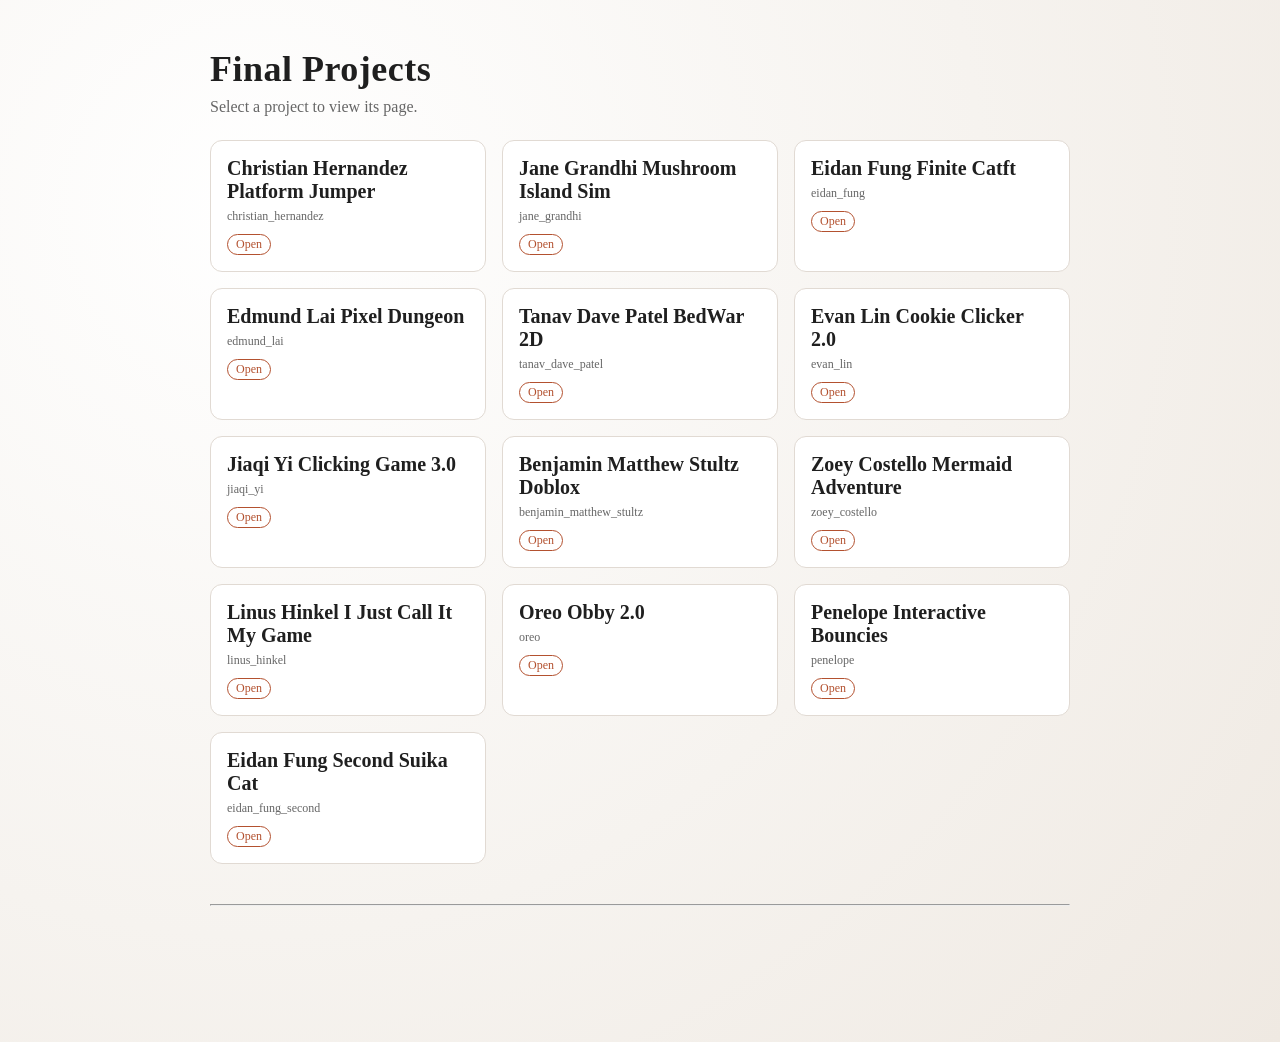
<file: index.html>
<!DOCTYPE html>
<html lang="en">

<head>
  <meta charset="utf-8" />
  <meta name="viewport" content="width=device-width, initial-scale=1" />
  <title>Projects</title>
  <style>
    :root {
      color-scheme: light;
      --bg: #f6f3ef;
      --text: #1f1f1f;
      --muted: #666;
      --card: #ffffff;
      --border: #e1dad3;
      --accent: #b3512f;
    }

    * {
      box-sizing: border-box;
    }

    body {
      margin: 0;
      font-family: "Georgia", "Times New Roman", serif;
      background: radial-gradient(circle at 20% 20%, #fff 0%, var(--bg) 55%, #efe9e2 100%);
      color: var(--text);
    }

    main {
      max-width: 900px;
      margin: 48px auto;
      padding: 0 20px 48px;
    }

    h1 {
      margin: 0 0 8px;
      font-size: 36px;
      letter-spacing: 0.5px;
    }

    p {
      margin: 0 0 24px;
      color: var(--muted);
    }

    .grid {
      display: grid;
      grid-template-columns: repeat(auto-fit, minmax(220px, 1fr));
      gap: 16px;
    }

    .card {
      display: block;
      padding: 16px;
      border: 1px solid var(--border);
      border-radius: 12px;
      background: var(--card);
      text-decoration: none;
      color: inherit;
      transition: transform 120ms ease, box-shadow 120ms ease;
    }

    .card:hover,
    .card:focus-visible {
      transform: translateY(-2px);
      box-shadow: 0 10px 20px rgba(0, 0, 0, 0.08);
      outline: 2px solid transparent;
    }

    .name {
      font-size: 20px;
      margin: 0 0 6px;
    }

    .slug {
      font-size: 12px;
      color: var(--muted);
    }

    .badge {
      display: inline-block;
      margin-top: 10px;
      font-size: 12px;
      color: var(--accent);
      border: 1px solid var(--accent);
      padding: 2px 8px;
      border-radius: 999px;
    }
  </style>
</head>

<body>
  <main>
    <h1>Final Projects</h1>
    <p>Select a project to view its page.</p>
    <section class="grid" aria-label="Project list">
      <a class="card" href="christian_hernandez/index.html" data-name="christian_hernandez - Platform Jumper">
        <h2 class="name"></h2>
        <div class="slug">christian_hernandez</div>
        <div class="badge">Open</div>
      </a>
      <a class="card" href="jane_grandhi/index.html" data-name="jane_grandhi - Mushroom Island Sim">
        <h2 class="name"></h2>
        <div class="slug">jane_grandhi</div>
        <div class="badge">Open</div>
      </a>
      <a class="card" href="eidan_fung/index.html" data-name="eidan_fung - Finite Catft">
        <h2 class="name"></h2>
        <div class="slug">eidan_fung</div>
        <div class="badge">Open</div>
      </a>
      <a class="card" href="edmund_lai/index.html" data-name="edmund_lai - Pixel Dungeon">
        <h2 class="name"></h2>
        <div class="slug">edmund_lai</div>
        <div class="badge">Open</div>
      </a>
      <a class="card" href="tanav_dave_patel/index.html" data-name="tanav_dave_patel - BedWar 2D">
        <h2 class="name"></h2>
        <div class="slug">tanav_dave_patel</div>
        <div class="badge">Open</div>
      </a>
      <a class="card" href="evan_lin/index.html" data-name="evan_lin - Cookie Clicker 2.0">
        <h2 class="name"></h2>
        <div class="slug">evan_lin</div>
        <div class="badge">Open</div>
      </a>
      <a class="card" href="jiaqi_yi/index.html" data-name="jiaqi_yi - Clicking Game 3.0">
        <h2 class="name"></h2>
        <div class="slug">jiaqi_yi</div>
        <div class="badge">Open</div>
      </a>
      <a class="card" href="benjamin_matthew_stultz/index.html" data-name="benjamin_matthew_stultz - Doblox">
        <h2 class="name"></h2>
        <div class="slug">benjamin_matthew_stultz</div>
        <div class="badge">Open</div>
      </a>
      </a>
      <a class="card" href="zoey_costello/index.html" data-name="zoey_costello - Mermaid Adventure">
        <h2 class="name"></h2>
        <div class="slug">zoey_costello</div>
        <div class="badge">Open</div>
      </a>
      <a class="card" href="linus_hinkel/index.html" data-name="linus_hinkel - I just call it my game">
        <h2 class="name"></h2>
        <div class="slug">linus_hinkel</div>
        <div class="badge">Open</div>
      </a>
      <a class="card" href="oreo/index.html" data-name="Oreo - Obby 2.0">
        <h2 class="name"></h2>
        <div class="slug">oreo</div>
        <div class="badge">Open</div>

      </a>

      <a class="card" href="penelope/index.html" data-name="Penelope - Interactive Bouncies">
        <h2 class="name"></h2>
        <div class="slug">penelope</div>
        <div class="badge">Open</div>

      </a>

      <a class="card" href="eidan_fung_second/index.html" data-name="eidan_fung_second - Suika Cat">
        <h2 class="name"></h2>
        <div class="slug">eidan_fung_second</div>
        <div class="badge">Open</div>

      </a>
    </section>

    <section id="markdown-section">
      <hr style="margin:40px 0;">
      <div id="markdown-content"></div>
    </section>

  </main>
  <script>
    function toTitleCase(value) {
      return value
        .replace(/[_-]+/g, " ")
        .split(" ")
        .filter(Boolean)
        .map(function (word) {
          return word.charAt(0).toUpperCase() + word.slice(1);
        })
        .join(" ");
    }

    document.querySelectorAll("[data-name]").forEach(function (el) {
      var name = el.getAttribute("data-name") || "";
      var title = toTitleCase(name);
      var titleEl = el.querySelector(".name");
      if (titleEl) {
        titleEl.textContent = title;
      }
    });
  </script>
</body>

</html>
</file>
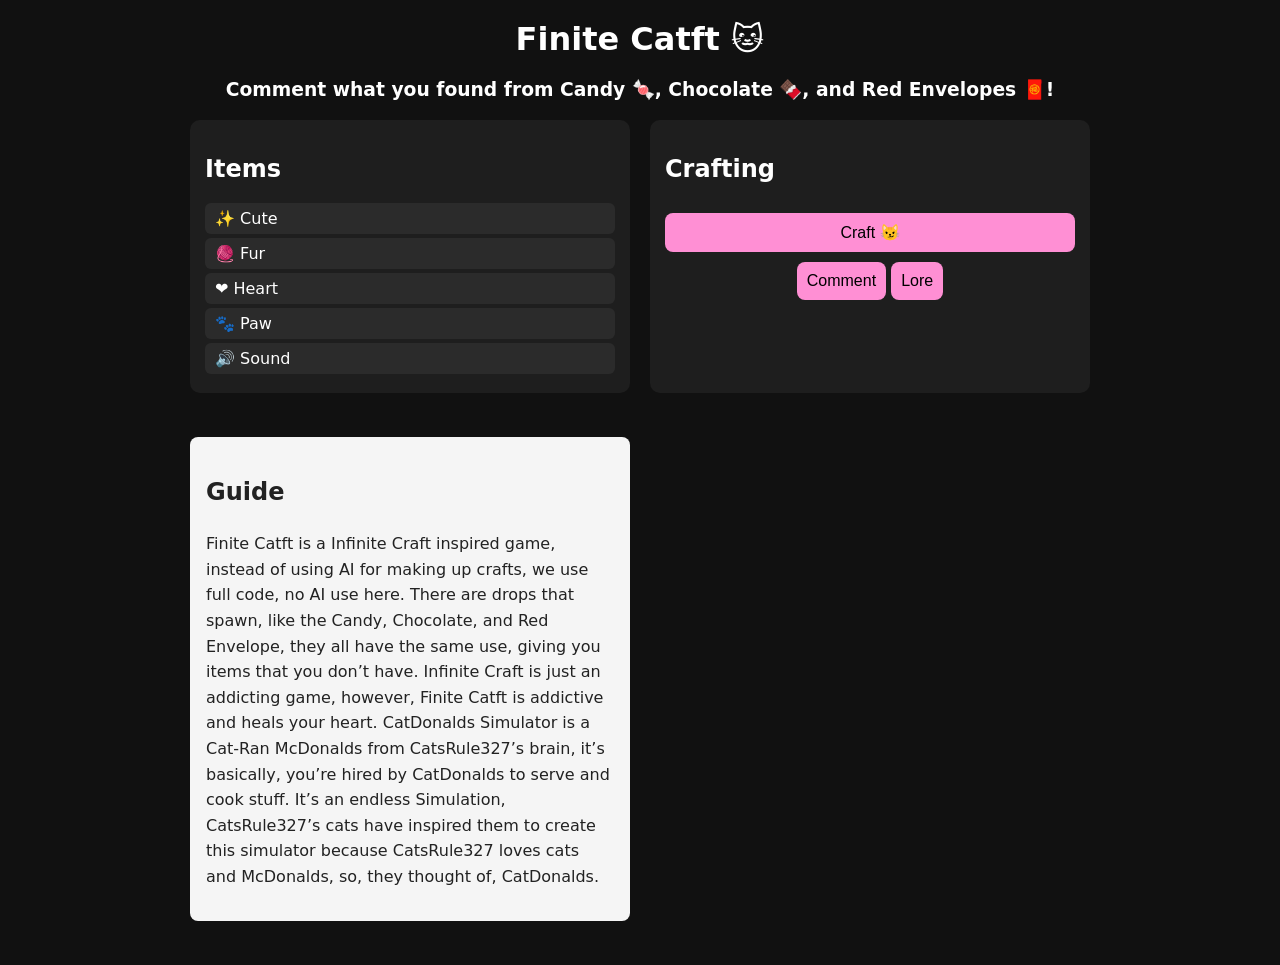
<file: eidan_fung/index.html>
<html lang="en">
<head>
<meta charset="UTF-8">
<title>Finite Catft 🐱</title>
<style>
  

body {
  font-family: system-ui, sans-serif;
  background: #111;
  color: #fff;
  margin: 0;
  padding: 20px;
}
h1 { text-align: center; }
#game {
  display: grid;
  grid-template-columns: 1fr 1fr;
  gap: 20px;
  max-width: 900px;
  margin: auto;
}
.panel {
  background: #1e1e1e;
  border-radius: 10px;
  padding: 15px;
  overflow-y: auto;
  max-height: 70vh;
}
  .student-text {
    margin: 24px auto;
    max-width: 800px;
    padding: 16px;
    line-height: 1.6;
    background: #f5f5f5;
    color: #222;
    border-radius: 8px;
  }

.item {
  padding: 6px 10px;
  margin: 4px 0;
  background: #2b2b2b;
  border-radius: 6px;
  cursor: pointer;
}
.item.selected {
  background: #ff8fd4;
  color: #000;
  font-weight: bold;
}
button {
  width: 100%;
  padding: 10px;
  margin-top: 10px;
  font-size: 16px;
  border-radius: 8px;
  border: none;
  cursor: pointer;
  background: #ff8fd4;
  color: #000;
} 
  
#result {
  margin-top: 10px;
  font-size: 18px;
  text-align: center;
}
  h3 {
    text-align: center
  }





 

</style>
</head>
<body>

<h1>Finite Catft 🐱</h1>
  <h3>Comment what you found from Candy 🍬, Chocolate 🍫, and Red Envelopes 🧧!</h3>

  


<div id="game">
  <div class="panel">
    <h2>Items</h2>
    <div id="items"></div>
  </div>
  <div class="panel">
    <h2>Crafting</h2>
    <div id="selected"></div>
    <button onclick="craft()">Craft 😼</button> <div class="center">
  <form action="https://scratch.mit.edu/projects/1278911068/" target="_blank">
    <button type="submit">Comment</button>
  </form>
    <form action="https://codepen.io/CatsRule72/pen/NPrZoVY" target="_blank">
<button type="submit">Lore</button>
  </form>

<style>
.center {
  text-align: center;
}

.center form {
  display: inline-block;
}
</style>
    <div id="result"></div>
  </div>
</div>
  

<script>
/* ================= BASE ITEMS ================= */

const BASE_ITEMS = ["Paw", "Fur", "Heart", "Cute", "Sound"];

/* ================= EMOJIS (ALL ITEMS) ================= */

const EMOJIS = {
  Paw: "🐾",
  Fur: "🧶",
  Heart: "❤️",
  Cute: "✨",
  Sound: "🔊",

  Cat: "🐱",
  Love: "💖",
  Addorable: "🥰",
  "Best Friend": "🤝",
  Fluffy: "☁️",
  Cloud: "☁️",
  "Toe Beans": "🐾💗",
  "More Cats": "🐱🐱",
  "TOO CUTE": "😻",
  "Emotional Damage": "💥😭",
  "Loyal Cat": "🫶🐱",

  Scratch: "🩹",
  Apology: "🙏",
  Hug: "🤗",
  Yarn: "🧶",
  "More Paws": "🐾🐾",

  Meow: "😺",
  Toy: "🧸",
  Gender: "⚧️",
  "Male Cat": "😼",
  "Female Cat": "😺",
  Egg: "🥚",
  Kitten: "🐱‍👶",

  Purr: "😽",
  Comfort: "🤍",
  "Happy Cat": "😸",
  Bliss: "🌸",

  Claw: "🗡️🐾",
  Violence: "💢",
  Guilt: "💔",
  Forgiveness: "💞",

  Play: "🎾",
  Chaos: "💥",
  Joy: "🌈",

  Zoomies: "⚡🐱",
  Exhausted: "😴",
  Nap: "💤",
  Loaf: "🍞🐱",

  Family: "👨‍👩‍👦🐱",
  Home: "🏠",
  Box: "📦",
  Schrödinger: "📦🐱❓",
  Mother: "👩🐱",
  Father: "👨🐱",
  Milk: "🥛",

  Loud: "📢",
  "Big Yarn": "🧶🧶",
  "Broken Toy": "🧩",
  "Sad Cat": "😿",
  Bittersweet: "🥲",
  Cry: "😭",
  Healing: "💊",

  Overstimulated: "😵‍💫",
  Meltdown: "🤯",
  Safe: "🛡️",
  "Protected Cat": "🛡️🐱",

  "Sad Cat Meme": "😿😂",
  Meme: "😂",
  Internet: "🌐",
  Viral: "🔥",
  Fame: "🌟",
  "Famous Cat": "😼✨",

  Time: "⏳",
  "Elder Cat": "😼🧠",
  Hyper: "⚡",
  Break: "☕",

  Memory: "🧠",
  Legacy: "🏛️",
  Stars: "⭐",
  Constellation: "🌌",
  Cafterlife: "☁️🐱",

  Robot: "🤖",
  "Cat AI": "🐱🤖",
  "Catpen AI": "🧪🐱",
  CatGPT: "😼💻",

  Windows: "🪟",
  Catcrosoft: "😼🪟",
  Catpliot: "🧭🐱",

  Noise: "📢",
  "Sound Engine": "🎛️",
  "Search Engine": "🔍",
  Caatgle: "🔍🐱",
  "Caatgle Catmeni": "💎🐱",

  Phone: "📱",
  iMacat: "🖥️🐱",
  Capple: "🍎🐱",
  iPhocat: "📱🐱",
  Tablet: "📲",
  iPacat: "📲🐱",
  Catri: "🗣️🐱",
  
  Chonker: "😻",
  Workshop: "🛠️",
  Game: "🎮",
  Lore: "📖",
  Dev: "👨‍💻",
  Fish: "🐟",
  
  Night: "🌘",
  Morning: "🌅",
  Midnight: "🌕",
  Noon: "☀️",
  Afternoon: "🌤️",
  Predawn: "🌒",
  
  Paper: "📄",
  Money: "💲",
  Feather: "🪶",
  "Dream Residue": "💤🫠",
  "Empty Cafterlife Map": "🫙🐱🗺️",
  "Cafterlife Map": "🐱🗺️",
  "Reunion": "🤗😽",
  
  Catft: "🐱🤖",
  Cube: "🪨🤖",
  Pumpkin: "🐈",
  Mochi: "🐈‍⬛",
  Peanut: "🇪🇬🐱",
  Whiskers: "🐱😿",
  Prince: "🐈👨",
  Mocha: "🐈‍⬛👩",
  Parker: "🇪🇬🐱👨",
  Pearl: "🇪🇬🐱👩",
  Candace: "😻👩",
  Carter: "😻👨",
  Pumpchi: "🐈🐈‍⬛",
  Phoenix: "🐈👩",
  Michael: "🐈‍⬛👨",
  Winston: "🐱😿👨",
  Winter: "🐱😿👩",
  Peaskers: "🐱😿🇪🇬🐱",
  Sushi: "🐱🍣",
  Scarlet: "🐱🍣👩",
  Samuel: "🐱🍣👨",
  Chonshi: "😻🐱🍣",
  
  CatPen: "🐱👾",
  HTML: "🔽",
  CSS: "🖌️",
  JS: "🧠",
  
  //EVENT RECIPIES//
 Candy: "🍬",
 Chocolate: "🍫",
 "Red Envelope": "🧧",
 "Workshop’s Love": "🛠️💖",
 "Thanks": "🙏",
 "Dev’s Blessing": "👨‍💻🙏",
 "Cupid": "💘",
 "Instant Love": "💕",

};

function withEmoji(name) {
  return `${EMOJIS[name]} ${name}`;
}

/* ================= RECIPES ================= */

const RECIPES = {
  "Paw+Fur": "Cat",
  "Heart+Cute": "Love",
  "Cat+Cute": "Addorable",
  "Cat+Heart": "Best Friend",
  "Fur+Cute": "Fluffy",
  "Fluffy+Stars": "Cloud",
  "Paw+Cute": "Toe Beans",
  "Cat+Cat": "More Cats",
  "Cute+Cute": "TOO CUTE",
  "TOO CUTE+Heart": "Emotional Damage",
  "Cat+Love": "Loyal Cat",

  "Cat+Paw": "Scratch",
  "Scratch+Heart": "Apology",
  "Paw+Love": "Hug",
  "Fur+Fur": "Yarn",
  "Paw+Paw": "More Paws",

  "Sound+Cat": "Meow",
  "Fur+Yarn": "Toy",
  "More Cats+More Cats": "Gender",
  "Gender+Cat": "Male Cat",
  "Gender+More Cats": "Female Cat",
  "Male Cat+Female Cat": "Egg",
  "Egg+Female Cat": "Kitten",

  "Meow+Heart": "Purr",
  "Purr+Heart": "Comfort",
  "Cat+Comfort": "Happy Cat",
  "Happy Cat+Cute": "Bliss",

  "Paw+Scratch": "Claw",
  "Claw+Cat": "Violence",
  "Violence+Heart": "Guilt",
  "Guilt+Apology": "Forgiveness",

  "Toy+Cat": "Play",
  "Play+Sound": "Chaos",
  "Play+Heart": "Joy",

  "Cat+Scratch": "Zoomies",
  "Zoomies+Heart": "Exhausted",
  "Exhausted+Cat": "Nap",
  "Nap+Cat": "Loaf",

  "Kitten+Heart": "Family",
  "Family+Cat": "Home",
  "Home+Cat": "Box",
  "Box+Cat": "Schrödinger",
  "Female Cat+Kitten": "Mother",
  "Male Cat+Kitten": "Father",
  "Mother+Kitten": "Milk",

  "Meow+Meow": "Loud",
  "Yarn+Yarn": "Big Yarn",
  "Toy+Toy": "Broken Toy",
  "Broken Toy+Cat": "Sad Cat",

  "Sad Cat+Heart": "Comfort",
  "Sad Cat+Cute": "Bittersweet",
  "Sad Cat+Sound": "Cry",
  "Cry+Heart": "Healing",

  "TOO CUTE+Cat": "Overstimulated",
  "Overstimulated+Heart": "Meltdown",
  "Meltdown+Comfort": "Safe",
  "Safe+Cat": "Protected Cat",

  "Sad Cat+Meme": "Sad Cat Meme",
  "Sound+More Cats": "Internet",
  "Internet+Cat": "Meme",
  "Meme+Cute": "Viral",
  "Viral+More Cats": "Fame",
  "Fame+Cat": "Famous Cat",

  "Kitten+Cat": "Time",
  "Time+Cat": "Elder Cat",
  "Zoomies+Zoomies": "Hyper",
  "Hyper+Exhausted": "Break",

  "Elder Cat+Time": "Memory",
  "Elder Cat+Love": "Legacy",
  "Elder Cat+Heart": "Stars",
  "Elder Cat+Stars": "Constellation",
  "Elder Cat+Cloud": "Cafterlife",

  "Internet+Meme": "Robot",
  "Robot+Cat": "Cat AI",
  "Cat AI+Home": "Catpen AI",
  "Cat AI+Catpen AI": "CatGPT",

  "Internet+Home": "Windows",
  "Windows+Cat": "Catcrosoft",
  "Catcrosoft+Cat AI": "Catpliot",

  "Sound+Sound": "Noise",
  "Noise+Cat": "Sound Engine",
  "CatGPT+Sound Engine": "Search Engine",
  "Search Engine+Cat": "Caatgle",
  "Caatgle+Cat AI": "Caatgle Catmeni",

  "Cat+Famous Cat": "Phone",
  "Phone+Windows": "iMacat",
  "iMacat+Phone": "Capple",
  "Capple+Phone": "iPhocat",
  "Phone+Phone": "Tablet",
  "Tablet+Capple": "iPacat",
  "Capple+Cat AI": "Catri",
  
  "CatGPT+Kitten": "Chonker",
  "Chonker+CatGPT": "Workshop",
  "Cat+Workshop": "Dev",
  "Dev+CatGPT": "Game",
  "Chonker+Game": "Lore",
  "Workshop+Milk": "Fish",
  
  "Loaf+Nap": "Night",
  "Hyper+Loud": "Morning",
  "Morning+Time": "Noon",
  "Night+Time": "Midnight",
  "Midnight+Time": "Predawn",
  "Noon+Time": "Afternoon",
  
  "Internet+Search Engine": "Paper",
  "Paper+Cat": "Money",
  "Cafterlife+Cat": "Feather",
  "Cafterlife+Paper": "Dream Residue",
  "Pumpkin+Dream Residue": "Empty Cafterlife Map",
  "Empty Cafterlife Map+Pumpkin": "Cafterlife Map",
  "Cafterlife Map+Whiskers": "Reunion",
  
  "Cat+CatGPT": "Catft",
  "Loaf+CatGPT": "Cube",
  "Yarn+Cat": "Pumpkin",
  "Milk+Cat": "Mochi",
  "Egg+Cat": "Peanut",
  "Feather+Cat": "Whiskers",
  "Father+Pumpkin": "Prince",
  "Mother+Mochi": "Mocha",
  "Father+Peanut": "Parker",
  "Mother+Peanut": "Pearl",
  "Father+Chonker": "Carter",
  "Mother+Chonker": "Candace",
  "Mochi+Pumpkin": "Pumpchi",
  "Mother+Pumpkin": "Phoenix",
  "Father+Mochi": "Michael",
  "Whiskers+Father": "Winston",
  "Whiskers+Mother": "Winter",
  "Whiskers+Peanut": "Peaskers",
  "Fish+Cat": "Sushi",
  "Sushi+Mother": "Scarlet",
  "Sushi+Father": "Samuel",
  "Chonker+Sushi": "Chonshi",
  
  "Dev+Chonker": "CatPen",
  "Dev+Catft": "CSS",
  "Dev+Cube": "HTML",
  "CSS+HTML": "JS",
  
  //EVENT RECIPES//
  "Chonker+Love": "Workshop’s Love",
  "CatGPT+Love": "Thanks",
  "Dev+Love": "Dev’s Blessing",
  "Love+More Cats": "Cupid",
  "Cupid+Cat": "Instant Love",

  
};

/* ================= GAME STATE ================= */

let discovered = new Set(BASE_ITEMS);
let selected = [];
  let candyDrops = 0; // optional counter
  function saveGame() {
  localStorage.setItem(
    "infinite_catft_save",
    JSON.stringify([...discovered])
  );
}
  function loadGame() {
  const data = localStorage.getItem("infinite_catft_save");
  if (data) {
    discovered = new Set(JSON.parse(data));
  }
}




/* ================= UI ================= */

function renderItems() {
  const itemsDiv = document.getElementById("items");
  itemsDiv.innerHTML = "";

  [...discovered].sort().forEach(item => {
    const div = document.createElement("div");
    div.className = "item";

    if (selected.includes(item)) div.classList.add("selected");

    div.textContent = withEmoji(item);

    div.onclick = () => {
  if (item === "Candy") {
    useCandyDrop();
  } else if (item === "Chocolate") {
    useChocolateDrop();
  } else if (item === "Red Envelope") {
    useRedEnvelope();
  } else {
    toggleSelect(item);
  }
};



    itemsDiv.appendChild(div); // ← YOU WERE MISSING THIS
  });
}


function renderSelected() {
  document.getElementById("selected").innerText =
    selected.map(withEmoji).join(" + ");
}

/* ================= LOGIC ================= */

function toggleSelect(item) {
  if (selected.length < 2) {
    selected.push(item);
  } else {
    // If already 2 selected, reset and start fresh
    selected = [item];
  }
  renderItems();
  renderSelected();
}


function craft() {
  if (selected.length !== 2) return;
  const [a, b] = selected;
  const result = RECIPES[`${a}+${b}`] || RECIPES[`${b}+${a}`];
  const resultDiv = document.getElementById("result");

    
  if (result) {
    discovered.add(result);
    saveGame();
    resultDiv.textContent = `✨ You made ${withEmoji(result)}!`;

    // Chocolate drop chance on successful craft
    if (Math.random() < 0.1 && !discovered.has("Chocolate")) {
      discovered.add("Chocolate");
      saveGame();
      resultDiv.textContent += " 🍫 You found a Chocolate!";
    }

  } else {
    resultDiv.textContent = "❌ Nothing happened...";

    // Candy drop on failed craft
    if (Math.random() < 0.1 && !discovered.has("Candy")) {
      discovered.add("Candy");
      saveGame();
      resultDiv.textContent += " 🍬 You found a Candy!";
    }
  }
  // 🧧 Lunar New Year drop condition
const LNY_CATS = ["Catft", "Cube", "CatGPT", "Dev", "Chonker", "Candace", "Carter", "Pumpkin", "Prince", "Phoenix", "Pumpchi", "Mochi", "Mocha", "Michael", "Peanut", "Pearl", "Parker", "Peaskers", "Whiskers", "Winston", "Winter", "Sushi", "Scarlet", "Samuel"];

if (
  LNY_CATS.includes(result) &&
  Math.random() < 0.05 && // 5% feels festive
  !discovered.has("Red Envelope")
) {
  discovered.add("Red Envelope");
  saveGame();
  resultDiv.textContent += " 🧧 You received a Red Envelope!";
}





  selected = [];
  renderItems();
  renderSelected();
}

// Use chocolate like candy
function useChocolateDrop() {
  discovered.delete("Chocolate"); // consume chocolate

  const allResults = [...new Set(Object.values(RECIPES))];
  const locked = allResults.filter(
    r => !discovered.has(r) && !BASE_ITEMS.includes(r)
  );

  if (locked.length === 0) {
    document.getElementById("result").textContent =
      "🍫 The chocolate melts... nothing new remains.";
    saveGame();
    renderItems();
    return;
  }

  const reward = locked[Math.floor(Math.random() * locked.length)];
  discovered.add(reward);
  saveGame();

  document.getElementById("result").textContent =
    `🍫 Chocolate Drop unlocked ${withEmoji(reward)}!`;

  renderItems();
}
  function useCandyDrop() {
  discovered.delete("Candy"); // consume candy

  const allResults = [...new Set(Object.values(RECIPES))];
  const locked = allResults.filter(
    r => !discovered.has(r) && !BASE_ITEMS.includes(r)
  );

  if (locked.length === 0) {
    document.getElementById("result").textContent =
      "🍬 The candy dissolves... nothing new remains.";
    saveGame();
    renderItems();
    return;
  }

  const reward = locked[Math.floor(Math.random() * locked.length)];
  discovered.add(reward);
  saveGame();

  document.getElementById("result").textContent =
    `🍬 Candy Drop unlocked ${withEmoji(reward)}!`;

  renderItems();
}
  function useRedEnvelope() {
  discovered.delete("Red Envelope"); // consume it

  const allResults = [...new Set(Object.values(RECIPES))];

  const locked = allResults.filter(
    r => !discovered.has(r) && !BASE_ITEMS.includes(r)
  );

  if (locked.length === 0) {
    document.getElementById("result").textContent =
      "🧧 The envelope opens… but you've already found everything.";
    saveGame();
    renderItems();
    return;
  }

  const reward = locked[Math.floor(Math.random() * locked.length)];
  discovered.add(reward);
  saveGame();

  document.getElementById("result").textContent =
    `🧧 Lucky! The Red Envelope revealed ${withEmoji(reward)}!`;

  renderItems();
}







  // ==========================
// TIME-SENSITIVE RECIPE RESOLVER
// ==========================



  selected = [];
  renderItems();
  renderSelected();



/* ================= INIT ================= */

loadGame();
renderItems();
renderSelected();
</script>
  <section class="student-text">
    <h2>Guide </h2>
    <p>
Finite Catft is a Infinite Craft inspired game, instead of using AI for making up crafts, we use full code, no AI use here. 

There are drops that spawn, like the Candy, Chocolate, and Red Envelope, they all have the same use, giving you items that you don’t have. Infinite Craft is just an addicting game, however, Finite Catft is addictive and heals your heart.

CatDonalds Simulator is a Cat-Ran McDonalds from CatsRule327’s brain, it’s basically, you’re hired by CatDonalds to serve and cook stuff. It’s an endless Simulation, CatsRule327’s cats have inspired them to create this simulator because CatsRule327 loves cats and McDonalds, so, they thought of, CatDonalds.


    </p>
  </section>
</body>
</html>
</file>
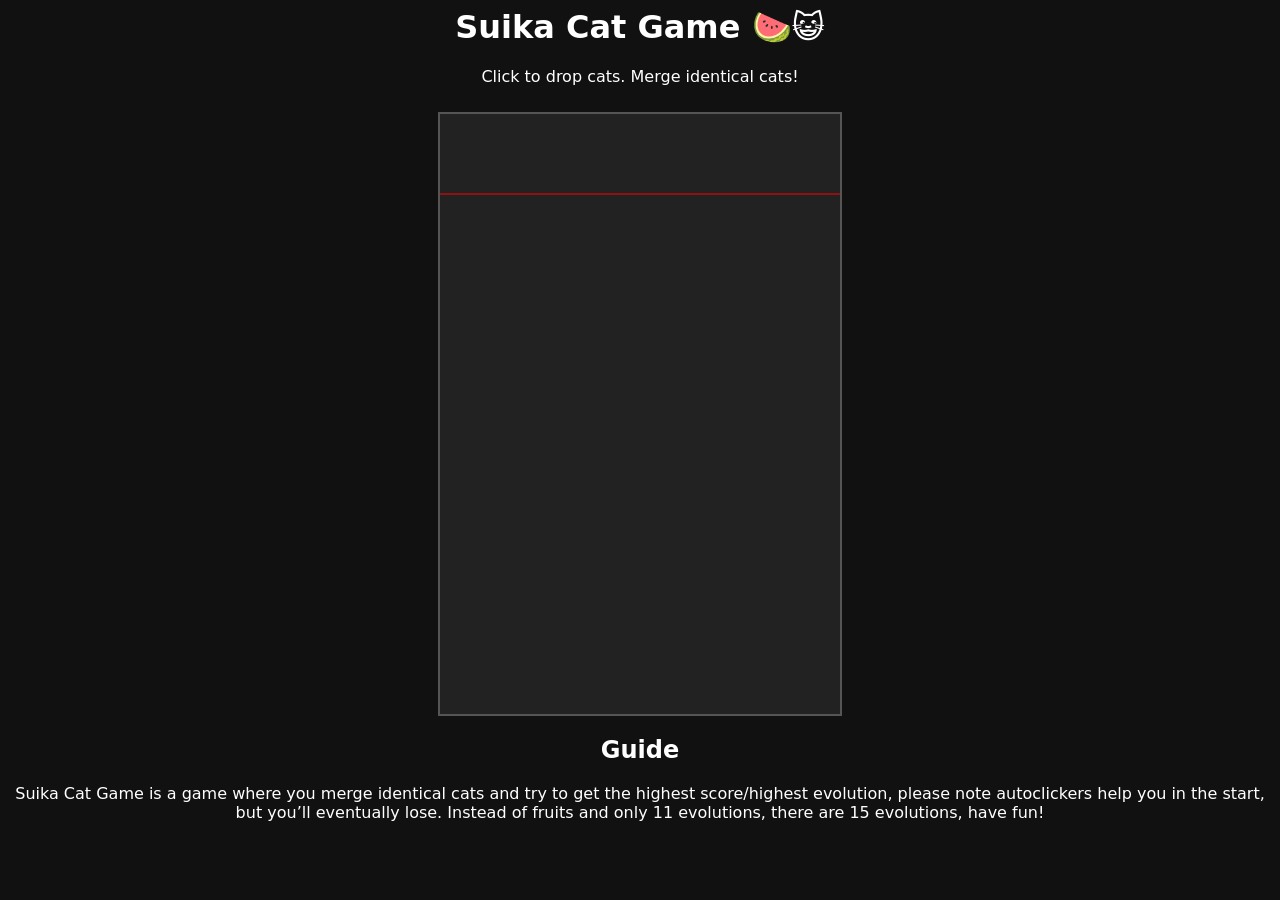
<file: eidan_fung_2/index.html>
<html lang="en">
<head>
<meta charset="UTF-8">
<title>Suika Cat Game 🍉😺</title>
<style>
  body {
    background: #111;
    color: white;
    font-family: system-ui;
    text-align: center;
  }
  canvas {
    background: #222;
    border: 2px solid #555;
    margin-top: 10px;
  }
</style>
</head>
<body>

<h1>Suika Cat Game 🍉😺</h1>
<p>Click to drop cats. Merge identical cats!</p>

<canvas id="game" width="400" height="600"></canvas>

<script>
const canvas = document.getElementById("game");
const ctx = canvas.getContext("2d");

const GRAVITY = 0.35;
const FLOOR = canvas.height - 10;
const GAME_OVER_LINE = 80;

const fruitTypes = [
  { r: 14, color: "#ffd166", face: "😺" },
  { r: 20, color: "#ffb703", face: "😸" },
  { r: 26, color: "#fb8500", face: "😿" },
  { r: 32, color: "#ff006e", face: "😻" },
  { r: 38, color: "#8338ec", face: "😽" },
  { r: 44, color: "#3a86ff", face: "🙀" },
  { r: 52, color: "#2ec4b6", face: "😹" },
  { r: 62, color: "#06d6a0", face: "😾" },
  { r: 76, color: "#118ab2", face: "😼" },
  { r: 94, color: "#073b4c", face: "😸🍉" },
  { r: 100, color: "#6cbe45", face: "😸🍉" },
  { r: 106, color: "#ff6319", face: "😿🍉" },
  { r: 112, color: "#ffffff", face: "😻🍉" },
  { r: 118, color: "#555555", face: "😽🍉" },
  { r: 124, color: "#000000", face: "🙀🍉" },  
];

let fruits = [];
let gameOver = false;

class Fruit {
  constructor(x, type, y = null) {
    this.type = type;
    this.r = fruitTypes[type].r;
    this.x = x;
    this.y = y ?? (GAME_OVER_LINE + this.r + 5);
    this.vy = 0;
    this.spawnTimer = 30;
  }

  update() {
    this.vy += GRAVITY;
    this.y += this.vy;

    if (this.y + this.r > FLOOR) {
      this.y = FLOOR - this.r;
      this.vy = 0;
    }

    if (this.x - this.r < 0) this.x = this.r;
    if (this.x + this.r > canvas.width) this.x = canvas.width - this.r;

    if (this.spawnTimer > 0) this.spawnTimer--;
  }

  draw() {
    ctx.beginPath();
    ctx.arc(this.x, this.y, this.r, 0, Math.PI * 2);
    ctx.fillStyle = fruitTypes[this.type].color;
    ctx.fill();

    ctx.font = `${this.r}px serif`;
    ctx.textAlign = "center";
    ctx.textBaseline = "middle";
    ctx.fillStyle = "white";
    ctx.fillText(fruitTypes[this.type].face, this.x, this.y + 1);
  }
}

function resolveCollisions() {
  for (let i = 0; i < fruits.length; i++) {
    for (let j = i + 1; j < fruits.length; j++) {
      const a = fruits[i];
      const b = fruits[j];
      const dx = b.x - a.x;
      const dy = b.y - a.y;
      const dist = Math.hypot(dx, dy);
      const minDist = a.r + b.r;

      if (dist < minDist && dist > 0) {
        const overlap = minDist - dist;
        const nx = dx / dist;
        const ny = dy / dist;

        a.x -= nx * overlap / 2;
        a.y -= ny * overlap / 2;
        b.x += nx * overlap / 2;
        b.y += ny * overlap / 2;
      }
    }
  }
}

function checkMerges() {
  for (let i = 0; i < fruits.length; i++) {
    for (let j = i + 1; j < fruits.length; j++) {
      const a = fruits[i];
      const b = fruits[j];

      if (
        a.type === b.type &&
        a.type < fruitTypes.length - 1 &&
        Math.abs(a.vy) < 0.2 &&
        Math.abs(b.vy) < 0.2
      ) {
        const dx = b.x - a.x;
        const dy = b.y - a.y;
        const dist = Math.hypot(dx, dy);

       if (dist <= a.r + b.r + 1) {
          const nx = (a.x + b.x) / 2;
          const ny = (a.y + b.y) / 2;

          fruits.splice(j, 1);
          fruits.splice(i, 1);
          fruits.push(new Fruit(nx, a.type + 1, ny));
          return;
        }
      }
    }
  }
}

function checkGameOver() {
  for (const f of fruits) {
    if (f.y - f.r < GAME_OVER_LINE && Math.abs(f.vy) < 0.1 && f.spawnTimer === 0) {
      gameOver = true;
    }
  }
}

canvas.addEventListener("click", e => {
  if (gameOver) return;
  const rect = canvas.getBoundingClientRect();
  const x = e.clientX - rect.left;
  fruits.push(new Fruit(x, 0));
});

function drawGameOver() {
  ctx.fillStyle = "rgba(0,0,0,0.6)";
  ctx.fillRect(0, 0, canvas.width, canvas.height);
  ctx.fillStyle = "white";
  ctx.font = "32px system-ui";
  ctx.textAlign = "center";
  ctx.fillText("Game Over 😿", canvas.width / 2, canvas.height / 2);
}

function update() {
  ctx.clearRect(0, 0, canvas.width, canvas.height);

  // danger line
  ctx.strokeStyle = "red";
  ctx.beginPath();
  ctx.moveTo(0, GAME_OVER_LINE);
  ctx.lineTo(canvas.width, GAME_OVER_LINE);
  ctx.stroke();

  // physics update
  fruits.forEach(f => f.update());

  // collision + merge passes
  for (let i = 0; i < 3; i++) {
    resolveCollisions();
    checkMerges();
  }

  // draw
  fruits.forEach(f => f.draw());

  // game over check
  checkGameOver();

  if (gameOver) drawGameOver();
  else requestAnimationFrame(update);
}

update();
</script>
  <section class="student-text">
    <h2>Guide</h2>
    <p>
Suika Cat Game is a game where you merge identical cats and try to get the highest score/highest evolution, please note autoclickers help you in the start, but you’ll eventually lose. Instead of fruits and only 11 evolutions, there are 15 evolutions, have fun!
    </p>
  </section>
</body>
</html>
</file>
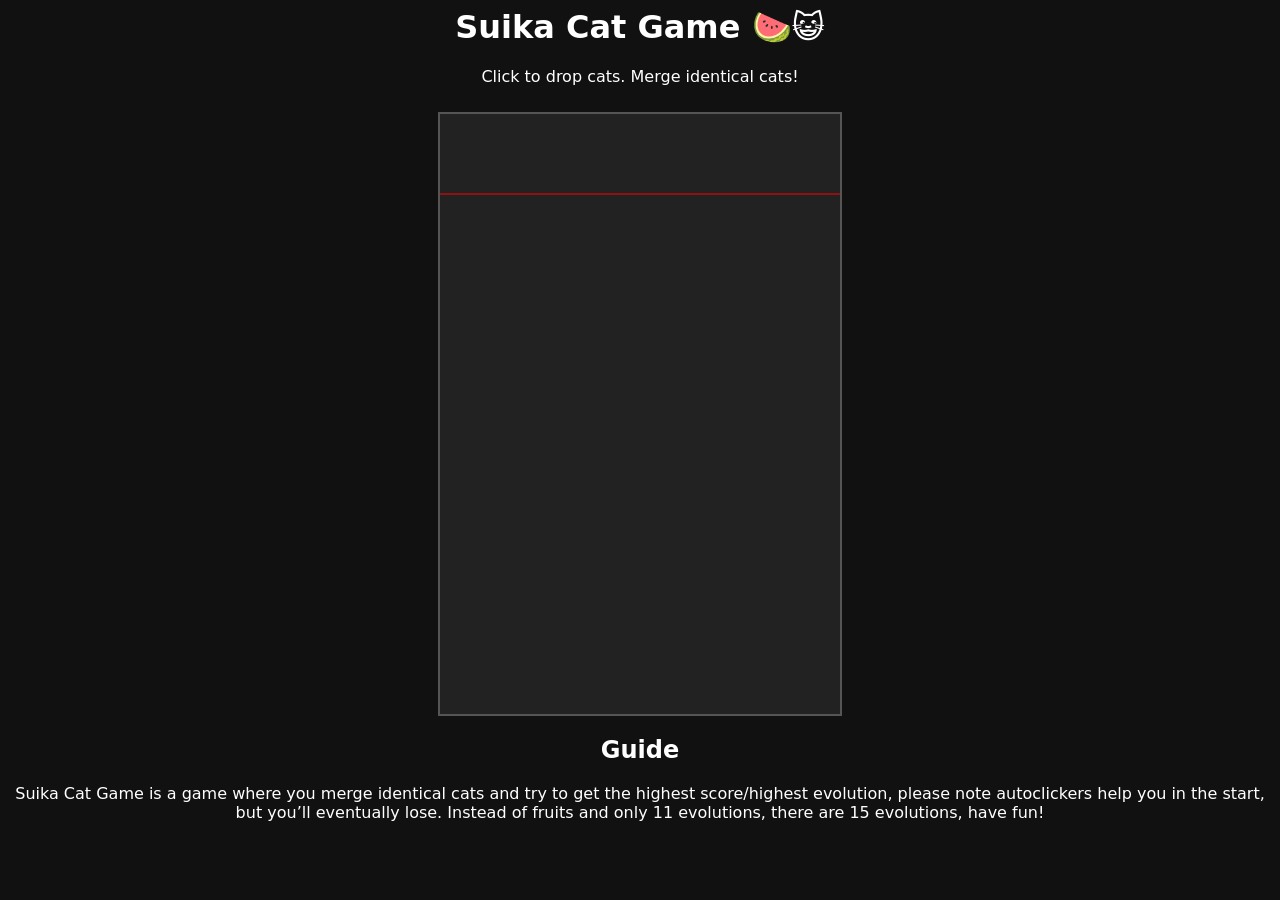
<file: eidan_fung_second/index.html>
<html lang="en">
<head>
<meta charset="UTF-8">
<title>Suika Cat Game 🍉😺</title>
<style>
  body {
    background: #111;
    color: white;
    font-family: system-ui;
    text-align: center;
  }
  canvas {
    background: #222;
    border: 2px solid #555;
    margin-top: 10px;
  }
</style>
</head>
<body>

<h1>Suika Cat Game 🍉😺</h1>
<p>Click to drop cats. Merge identical cats!</p>

<canvas id="game" width="400" height="600"></canvas>

<script>
const canvas = document.getElementById("game");
const ctx = canvas.getContext("2d");

const GRAVITY = 0.35;
const FLOOR = canvas.height - 10;
const GAME_OVER_LINE = 80;

const fruitTypes = [
  { r: 14, color: "#ffd166", face: "😺" },
  { r: 20, color: "#ffb703", face: "😸" },
  { r: 26, color: "#fb8500", face: "😿" },
  { r: 32, color: "#ff006e", face: "😻" },
  { r: 38, color: "#8338ec", face: "😽" },
  { r: 44, color: "#3a86ff", face: "🙀" },
  { r: 52, color: "#2ec4b6", face: "😹" },
  { r: 62, color: "#06d6a0", face: "😾" },
  { r: 76, color: "#118ab2", face: "😼" },
  { r: 94, color: "#073b4c", face: "😸🍉" },
  { r: 100, color: "#6cbe45", face: "😸🍉" },
  { r: 106, color: "#ff6319", face: "😿🍉" },
  { r: 112, color: "#ffffff", face: "😻🍉" },
  { r: 118, color: "#555555", face: "😽🍉" },
  { r: 124, color: "#000000", face: "🙀🍉" },  
];

let fruits = [];
let gameOver = false;
let lastDropX = canvas.width / 2;

class Fruit {
  constructor(x, type, y = null) {
    this.type = type;
    this.r = fruitTypes[type].r;
    this.x = x;
    this.y = y ?? (GAME_OVER_LINE + this.r + 5);
    this.vy = 0;
    this.spawnTimer = 30;
  }

  update() {
    this.vy += GRAVITY;
    this.y += this.vy;

    if (this.y + this.r > FLOOR) {
      this.y = FLOOR - this.r;
      this.vy = 0;
    }

    if (this.x - this.r < 0) this.x = this.r;
    if (this.x + this.r > canvas.width) this.x = canvas.width - this.r;

    if (this.spawnTimer > 0) this.spawnTimer--;
  }

  draw() {
    ctx.beginPath();
    ctx.arc(this.x, this.y, this.r, 0, Math.PI * 2);
    ctx.fillStyle = fruitTypes[this.type].color;
    ctx.fill();

    ctx.font = `${this.r}px serif`;
    ctx.textAlign = "center";
    ctx.textBaseline = "middle";
    ctx.fillStyle = "white";
    ctx.fillText(fruitTypes[this.type].face, this.x, this.y + 1);
  }
}

function resolveCollisions() {
  for (let i = 0; i < fruits.length; i++) {
    for (let j = i + 1; j < fruits.length; j++) {
      const a = fruits[i];
      const b = fruits[j];
      const dx = b.x - a.x;
      const dy = b.y - a.y;
      const dist = Math.hypot(dx, dy);
      const minDist = a.r + b.r;

      if (dist < minDist && dist > 0) {
        const overlap = minDist - dist;
        const nx = dx / dist;
        const ny = dy / dist;

        a.x -= nx * overlap / 2;
        a.y -= ny * overlap / 2;
        b.x += nx * overlap / 2;
        b.y += ny * overlap / 2;
      }
    }
  }
}

function checkMerges() {
  for (let i = 0; i < fruits.length; i++) {
    for (let j = i + 1; j < fruits.length; j++) {
      const a = fruits[i];
      const b = fruits[j];

      if (
        a.type === b.type &&
        a.type < fruitTypes.length - 1 &&
        Math.abs(a.vy) < 0.2 &&
        Math.abs(b.vy) < 0.2
      ) {
        const dx = b.x - a.x;
        const dy = b.y - a.y;
        const dist = Math.hypot(dx, dy);

       if (dist <= a.r + b.r + 1) {
          const nx = (a.x + b.x) / 2;
          const ny = (a.y + b.y) / 2;

          fruits.splice(j, 1);
          fruits.splice(i, 1);
          fruits.push(new Fruit(nx, a.type + 1, ny));
          return;
        }
      }
    }
  }
}

function checkGameOver() {
  for (const f of fruits) {
    if (f.y - f.r < GAME_OVER_LINE && Math.abs(f.vy) < 0.1 && f.spawnTimer === 0) {
      gameOver = true;
    }
  }
}

function action(evt = null){
  if (gameOver) return;
  const rect = canvas.getBoundingClientRect();
  const x = evt ? (evt.clientX - rect.left) : lastDropX;
  lastDropX = x;
  fruits.push(new Fruit(x, 0));
}



canvas.addEventListener("click", e => {
  action(e);
});

canvas.addEventListener("mousemove", e => {
  const rect = canvas.getBoundingClientRect();
  lastDropX = e.clientX - rect.left;
});

document.addEventListener("keydown", e => {
  if (e.key === "l" || e.key === "L") {
    action();
  }
});

function drawGameOver() {
  ctx.fillStyle = "rgba(0,0,0,0.6)";
  ctx.fillRect(0, 0, canvas.width, canvas.height);
  ctx.fillStyle = "white";
  ctx.font = "32px system-ui";
  ctx.textAlign = "center";
  ctx.fillText("Game Over 😿", canvas.width / 2, canvas.height / 2);
}

function update() {
  ctx.clearRect(0, 0, canvas.width, canvas.height);

  // danger line
  ctx.strokeStyle = "red";
  ctx.beginPath();
  ctx.moveTo(0, GAME_OVER_LINE);
  ctx.lineTo(canvas.width, GAME_OVER_LINE);
  ctx.stroke();

  // physics update
  fruits.forEach(f => f.update());

  // collision + merge passes
  for (let i = 0; i < 3; i++) {
    resolveCollisions();
    checkMerges();
  }

  // draw
  fruits.forEach(f => f.draw());

  // game over check
  checkGameOver();

  if (gameOver) drawGameOver();
  else requestAnimationFrame(update);
}

update();
</script>
  <section class="student-text">
    <h2>Guide</h2>
    <p>
Suika Cat Game is a game where you merge identical cats and try to get the highest score/highest evolution, please note autoclickers help you in the start, but you’ll eventually lose. Instead of fruits and only 11 evolutions, there are 15 evolutions, have fun!
    </p>
  </section>
</body>
</html>
</file>
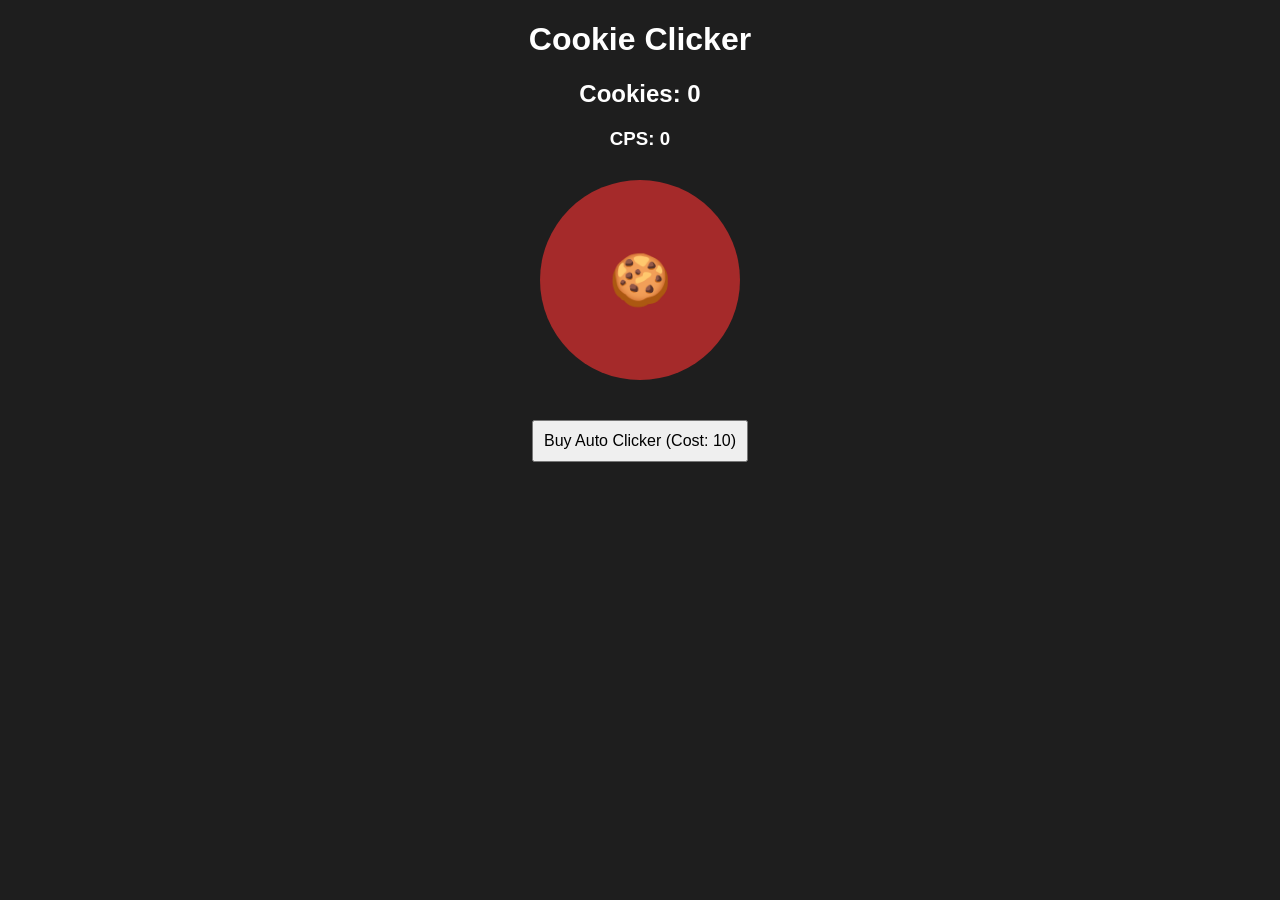
<file: evan_lin/index.html>
<!DOCTYPE html>
<html>
<head>
<title>Cookie Clicker</title>
<style>
body {
    background-color: #1e1e1e;
    color: white;
    font-family: Arial;
    text-align: center;
}

.cookie {
    width: 200px;
    height: 200px;
    background-color: brown;
    border-radius: 50%;
    margin: 30px auto;
    cursor: pointer;
    -webkit-user-select: none;
    -ms-user-select: none;
    user-select: none;
    display: flex;
    align-items: center;
    justify-content: center;
    font-size: 50px;
}

button {
    padding: 10px;
    margin: 10px;
    font-size: 16px;
    cursor: pointer;
}
</style>
</head>
<body>

<h1>Cookie Clicker</h1>

<h2 id="count">Cookies: 0</h2>
<h3 id="cps">CPS: 0</h3>

<div class="cookie" onclick="clickCookie()">🍪</div>

<button onclick="buyAuto()">Buy Auto Clicker (Cost: <span id="cost">10</span>)</button>

<script>
let cookies = 0;
let cps = 0;
let cost = 10;

function clickCookie() {
    cookies++;
    update();
}

function buyAuto() {
    if (cookies >= cost) {
        cookies -= cost;
        cps += 1;
        cost = Math.floor(cost * 1.5);
        document.getElementById("cost").innerText = cost;
        update();
    }
}

function update() {
    document.getElementById("count").innerText = "Cookies: " + cookies;
    document.getElementById("cps").innerText = "CPS: " + cps;
}

setInterval(function(){
    cookies += cps;
    update();
}, 1000);

update();
</script>

</body>
</html>
</file>
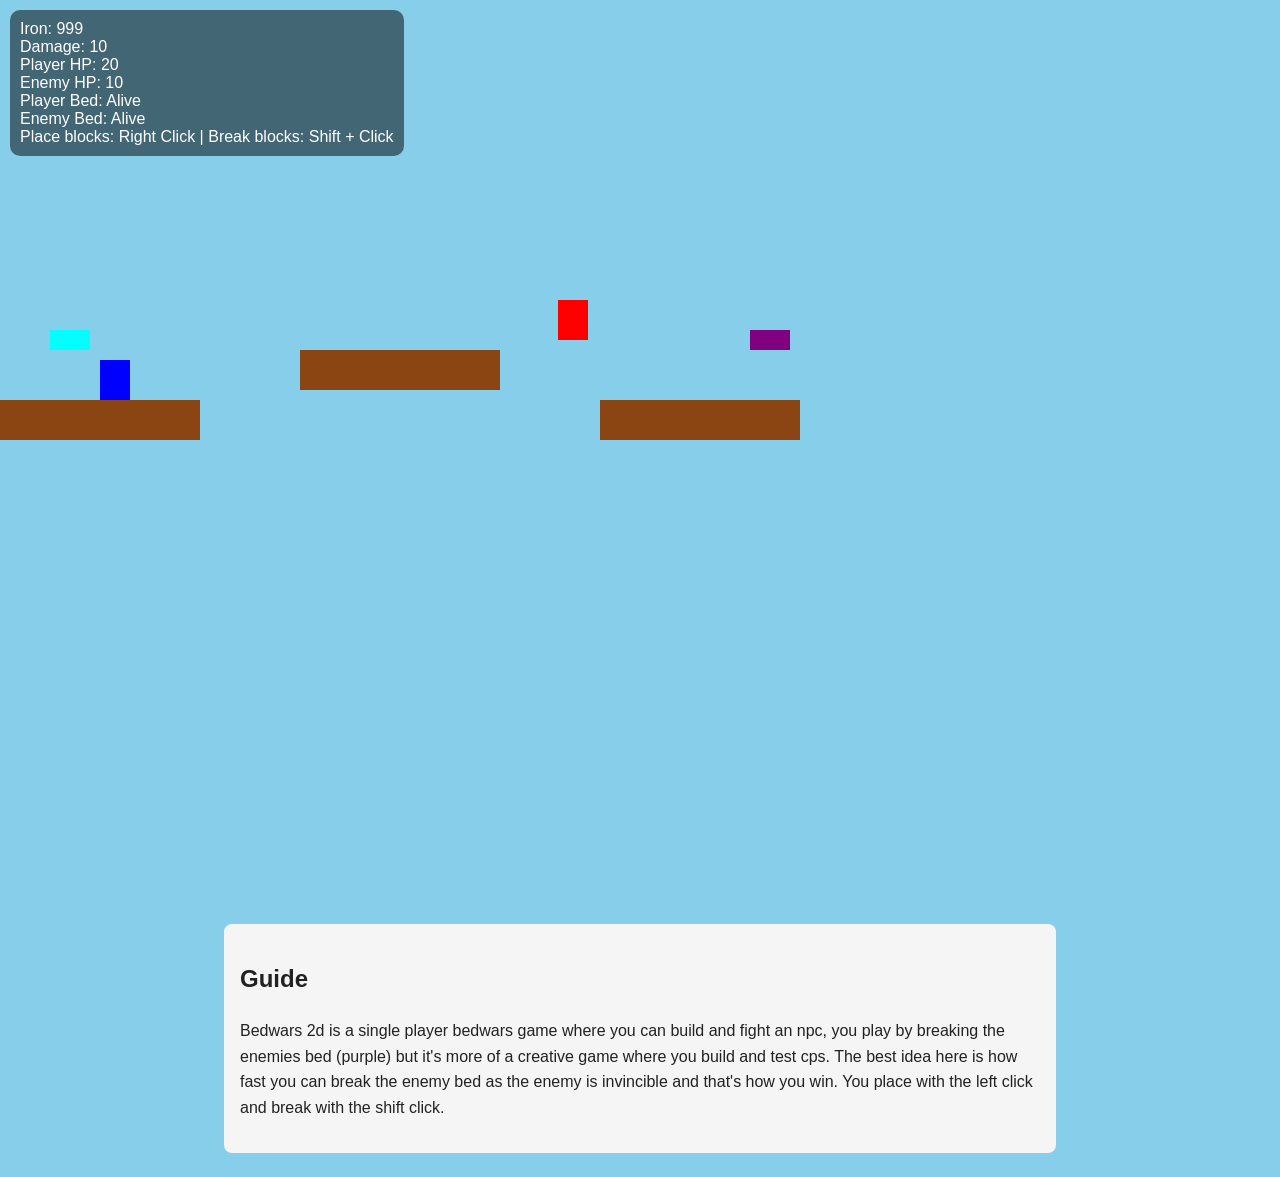
<file: tanav_dave_patel/index.html>
<!DOCTYPE html>
<html>
<head>
<meta charset="UTF-8">
<title>2D Bed Wars - Full Interactive</title>
<style>
body { margin:0; overflow-y: auto; background:#87CEEB; font-family:Arial;}
#ui {
    position:absolute; top:10px; left:10px; color:white;
    background: rgba(0,0,0,0.5); padding:10px; border-radius:10px;
}
canvas { display:block; cursor: crosshair;}

  .student-text {
    margin: 24px auto;
    max-width: 800px;
    padding: 16px;
    line-height: 1.6;
    background: #f5f5f5;
    color: #222;
    border-radius: 8px;
  }
</style>
</head>
<body>

<div id="ui">
    Iron: <span id="iron">999</span><br>
    Damage: <span id="damage">10</span><br>
    Player HP: <span id="playerHP">20</span><br>
    Enemy HP: <span id="enemyHP">10</span><br>
    Player Bed: <span id="playerBed">Alive</span><br>
    Enemy Bed: <span id="enemyBed">Alive</span><br>
    Place blocks: Right Click | Break blocks: Shift + Click
</div>

<canvas id="game"></canvas>

<script>
const canvas = document.getElementById("game");
const ctx = canvas.getContext("2d");
canvas.width = window.innerWidth;
canvas.height = window.innerHeight;

let keys = {};
let blocks = [];
let iron = 999;
let damage = 10;
let playerHP = 20;

const gravity = 0.5;

// Player
const player = {x:100,y:300,w:30,h:40,dx:0,dy:0,speed:4,jump:-10,grounded:false,alive:true};

// Enemy
const enemyTemplate = {x:700,y:300,w:30,h:40,speed:2,hp:10,attackPower:1,respawnTime:200};
let enemy = {...enemyTemplate};
let enemyRespawnCounter = 0;

// Beds
const playerBed = {x:50,y:330,w:40,h:20,alive:true};
const enemyBed = {x:750,y:330,w:40,h:20,alive:true};

// Create islands
function createIslands() {
    blocks.push({x:0,y:400,w:200,h:40});
    blocks.push({x:600,y:400,w:200,h:40});
    blocks.push({x:300,y:350,w:200,h:40});
}
createIslands();

// Input
document.addEventListener("keydown", e => keys[e.key.toLowerCase()] = true);
document.addEventListener("keyup", e => keys[e.key.toLowerCase()] = false);

// Block placement & breaking
canvas.addEventListener("mousedown", e=>{
    const x = Math.floor(e.offsetX/40)*40;
    const y = Math.floor(e.offsetY/40)*40;

    if(e.shiftKey){ // break block
        blocks = blocks.filter(b=>!(b.x===x && b.y===y));
    } else { // place block
        blocks.push({x:x,y:y,w:40,h:40});
    }
});

// Player attack
canvas.addEventListener("click", ()=>{
    if(enemy.alive && Math.abs(player.x - enemy.x)<50) enemy.hp -= damage;
    if(enemyBed.alive && Math.abs(player.x - enemyBed.x)<50) enemyBed.alive=false;
});

// Update UI
function updateUI(){
    document.getElementById("iron").innerText = iron;
    document.getElementById("damage").innerText = damage;
    document.getElementById("playerHP").innerText = playerHP>0?Math.floor(playerHP):0;
    document.getElementById("enemyHP").innerText = enemy.hp>0?Math.floor(enemy.hp):0;
    document.getElementById("playerBed").innerText = playerBed.alive?"Alive":"Destroyed";
    document.getElementById("enemyBed").innerText = enemyBed.alive?"Alive":"Destroyed";
}

// Enemy AI
function enemyAI(){
    if(enemy.hp<=0){
        if(enemyBed.alive){
            enemyRespawnCounter++;
            if(enemyRespawnCounter>=enemy.respawnTime){enemy={...enemyTemplate};enemyRespawnCounter=0;}
        }else return;
    }
    if(player.x<enemy.x) enemy.x-=enemy.speed;
    if(player.x>enemy.x) enemy.x+=enemy.speed;
    if(Math.abs(player.x-enemy.x)<35 && Math.abs(player.y-enemy.y)<50){
        playerHP-=enemy.attackPower*0.1;
        if(playerHP<0) playerHP=0;
    }
}

// Player movement
function playerMovement(){
    player.dx=0;
    if(keys["a"]) player.dx=-player.speed;
    if(keys["d"]) player.dx=player.speed;
    if(keys["w"] && player.grounded) player.dy=player.jump;

    player.dy+=gravity;
    player.x+=player.dx;
    player.y+=player.dy;
    player.grounded=false;

    blocks.forEach(block=>{
        if(player.x<block.x+block.w && player.x+player.w>block.x &&
           player.y<block.y+block.h && player.y+player.h>block.y){
               if(player.dy>0){
                   player.y=block.y-player.h;
                   player.dy=0;
                   player.grounded=true;
               }
        }
    });

    // Fall off map → respawn if bed alive, die if bed destroyed
    if(player.y>canvas.height){
        if(playerBed.alive){player.x=playerBed.x+playerBed.w/2;player.y=playerBed.y-40;player.dy=0;}
        else {player.alive=false; playerHP=0;}
    }
}

// Draw
function draw(){
    ctx.clearRect(0,0,canvas.width,canvas.height);

    // Blocks
    ctx.fillStyle="#8B4513";
    blocks.forEach(b=>ctx.fillRect(b.x,b.y,b.w,b.h));

    // Player
    if(player.alive){ctx.fillStyle="blue"; ctx.fillRect(player.x,player.y,player.w,player.h);}
    // Enemy
    ctx.fillStyle=enemy.hp>0?"red":"gray";
    ctx.fillRect(enemy.x,enemy.y,enemy.w,enemy.h);
    // Beds
    ctx.fillStyle=playerBed.alive?"cyan":"black";
    ctx.fillRect(playerBed.x,playerBed.y,playerBed.w,playerBed.h);
    ctx.fillStyle=enemyBed.alive?"purple":"black";
    ctx.fillRect(enemyBed.x,enemyBed.y,enemyBed.w,enemyBed.h);
}

// Game loop
function update(){
    if(player.alive){
        playerMovement();
        enemyAI();
        updateUI();
        draw();
        requestAnimationFrame(update);
    }else{
        draw();
        ctx.fillStyle="black";
        ctx.font="50px Arial";
        ctx.fillText("💀 You Died", canvas.width/2-120, canvas.height/2);
    }
}

update();
</script>
  <section class="student-text">
    <h2>Guide</h2>
    <p>
Bedwars 2d is a single player bedwars game where you can build and fight an npc, you play by breaking the enemies bed (purple) but it's more of a creative game where you build and test cps. The best idea here is how fast you can break the enemy bed as the enemy is invincible and that's how you win. You place with the left click and break with the shift click.
    </p>
  </section>
</body>
</html>
</file>
